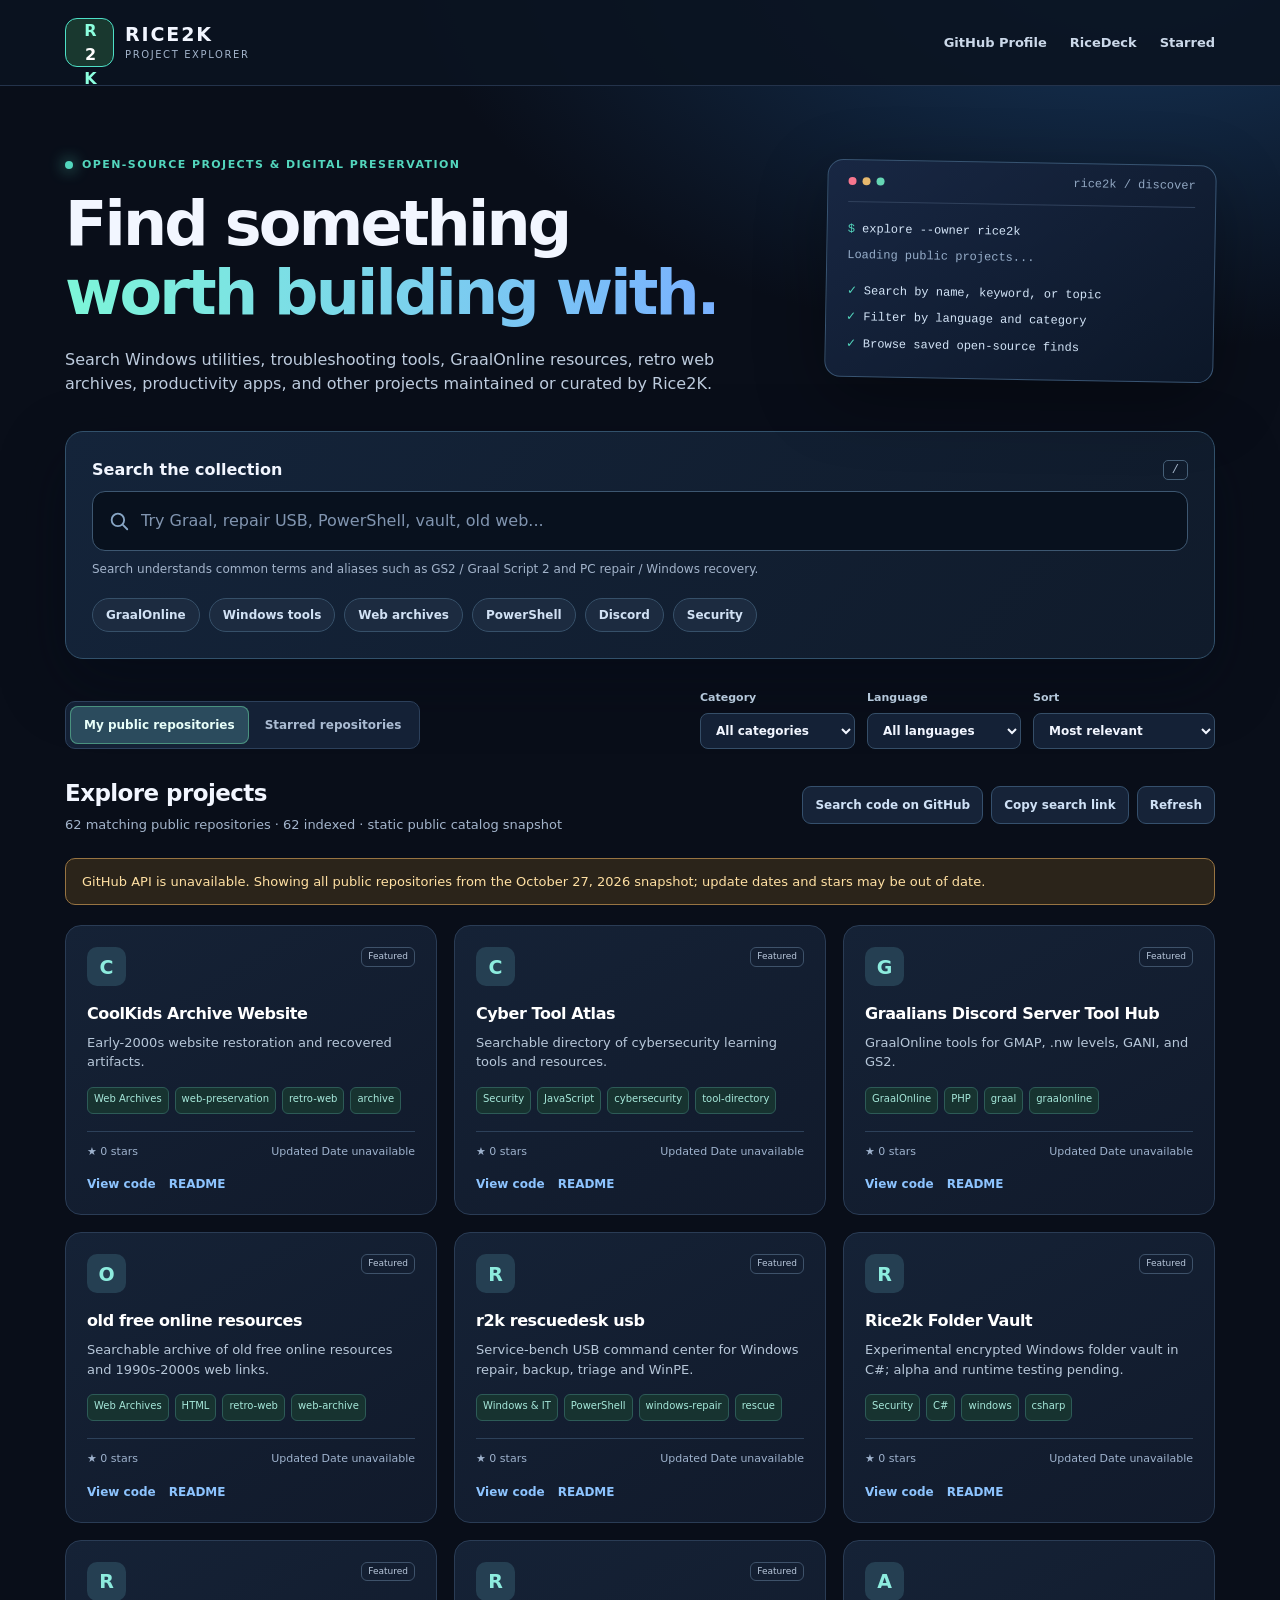
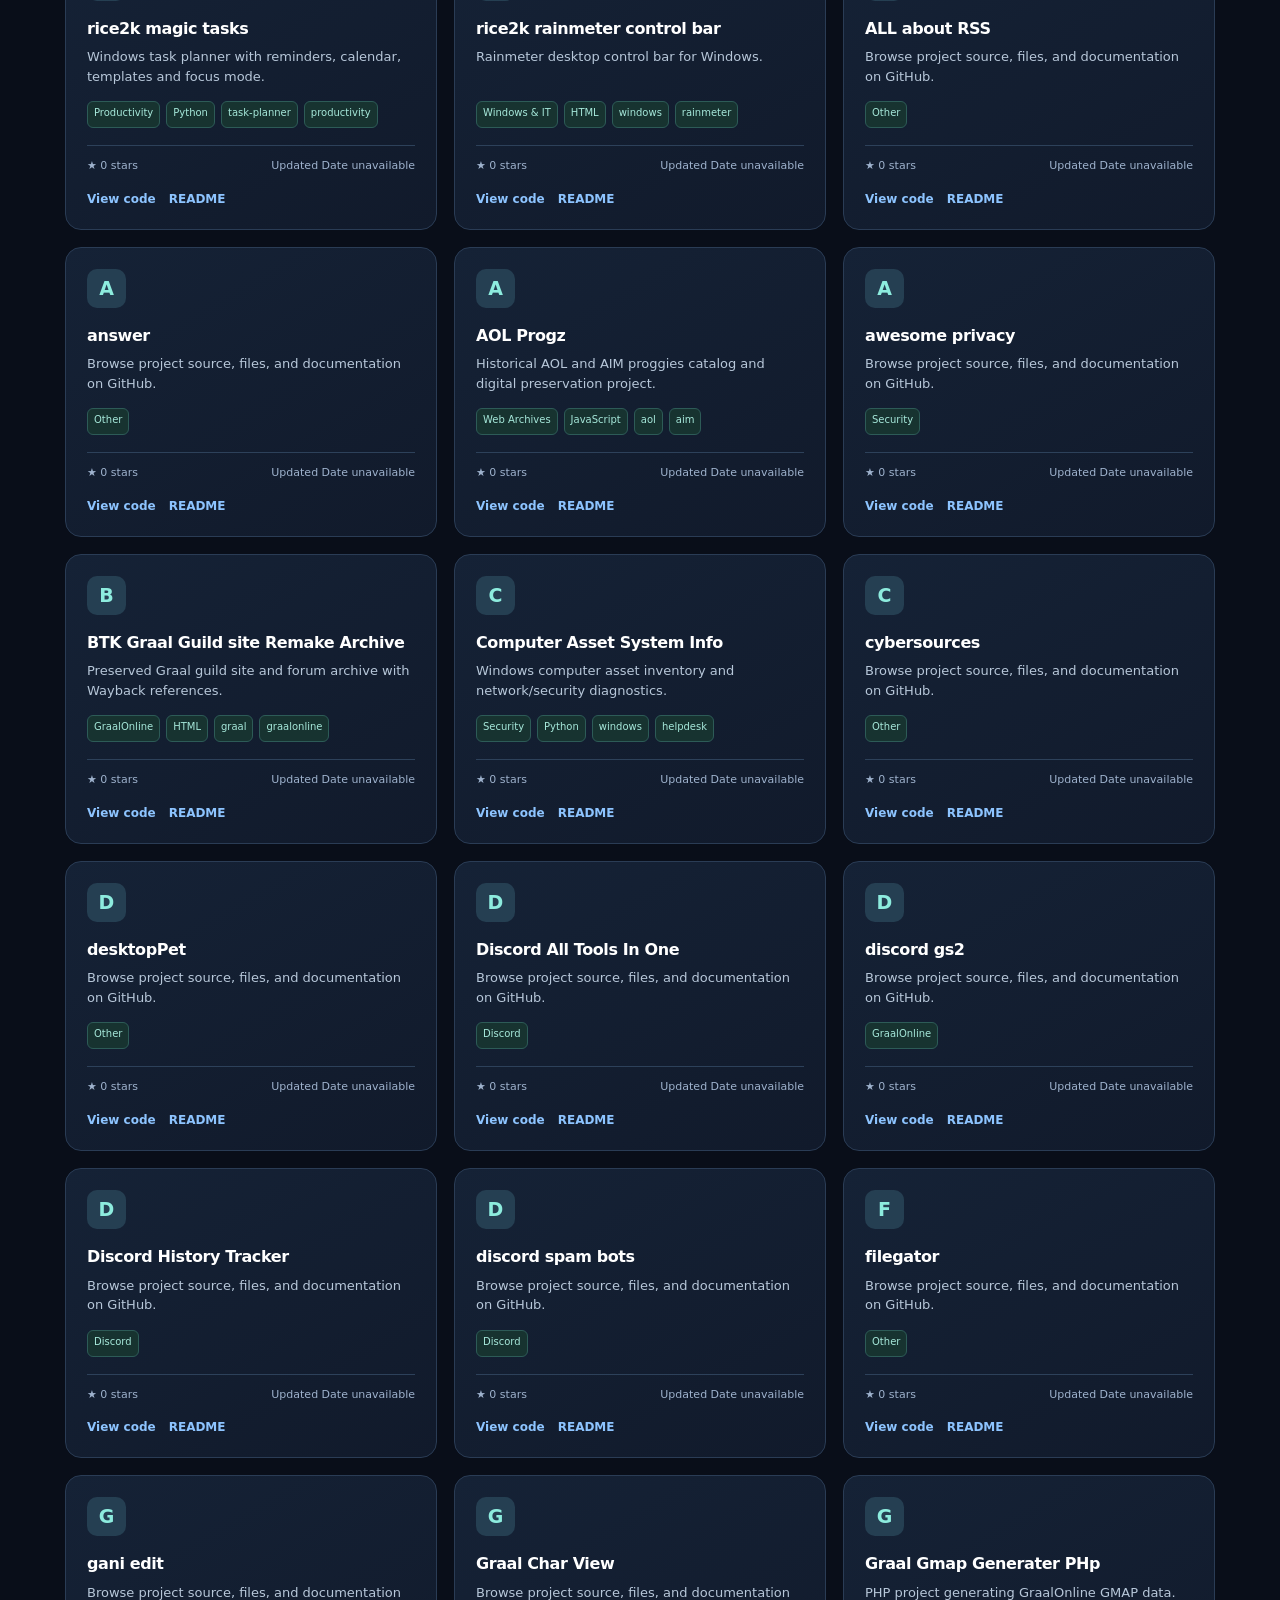
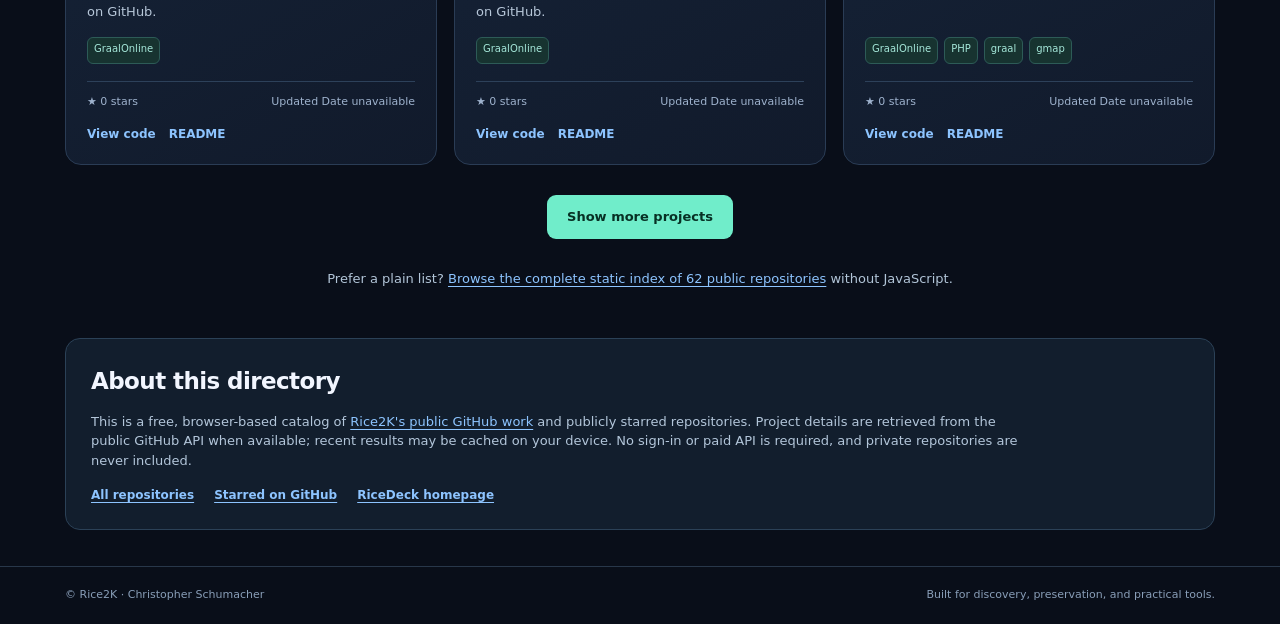
<file: projects/index.html>
<!DOCTYPE html>
<html lang="en">
<head>
  <meta charset="utf-8">
  <meta name="viewport" content="width=device-width, initial-scale=1">
  <meta name="theme-color" content="#0b1220">
  <meta name="robots" content="index,follow,max-image-preview:large">
  <title>Rice2K Project Explorer | Search GitHub Projects, Windows Tools & Graal Archives</title>
  <meta name="description" content="Search public Rice2K GitHub repositories: Windows repair utilities, PowerShell and Python tools, GraalOnline development resources, retro website archives, dashboards, and open-source projects.">
  <meta name="keywords" content="Rice2K, Christopher Schumacher, GitHub projects, Windows repair tools, PowerShell, GraalOnline, GS2, web preservation, free utilities, Graalians, retro web, archives">
  <link rel="canonical" href="https://rice2k.github.io/rice2k-startdeck/projects/">
  <meta property="og:type" content="website">
  <meta property="og:title" content="Rice2K Project Explorer">
  <meta property="og:description" content="One place to browse and search Rice2K's public GitHub projects and favorite open-source tools.">
  <meta property="og:url" content="https://rice2k.github.io/rice2k-startdeck/projects/">
  <link rel="stylesheet" href="./styles.css">
  <script src="./app.js" defer></script>
</head>
<body>
  <a href="#results" class="skip-link">Skip to project results</a>
  <header class="site-header">
    <div class="layout header-inner">
      <a class="brand" href="https://github.com/rice2k" aria-label="Rice2K GitHub profile">
        <span class="brand-mark" aria-hidden="true">R<span>2</span>K</span>
        <span><strong>RICE2K</strong><small>PROJECT EXPLORER</small></span>
      </a>
      <nav aria-label="Main navigation">
        <a href="https://github.com/rice2k">GitHub Profile</a>
        <a href="../">RiceDeck</a>
        <a href="https://github.com/stars/rice2k">Starred</a>
      </nav>
    </div>
  </header>

  <main class="layout">
    <section class="hero" aria-labelledby="hero-title">
      <div class="hero-copy">
        <p class="eyebrow"><span class="pulse" aria-hidden="true"></span> OPEN-SOURCE PROJECTS & DIGITAL PRESERVATION</p>
        <h1 id="hero-title">Find something <span>worth building with.</span></h1>
        <p class="lead">Search Windows utilities, troubleshooting tools, GraalOnline resources, retro web archives, productivity apps, and other projects maintained or curated by Rice2K.</p>
      </div>
      <div class="hero-terminal" aria-hidden="true">
        <div class="terminal-top"><i></i><i></i><i></i><span>rice2k / discover</span></div>
        <p><span>$</span> explore --owner rice2k</p>
        <p class="terminal-muted">Loading public projects...</p>
        <p><span>✓</span> Search by name, keyword, or topic</p>
        <p><span>✓</span> Filter by language and category</p>
        <p><span>✓</span> Browse saved open-source finds</p>
      </div>
    </section>

    <section class="search-panel" aria-label="Find projects">
      <div class="search-label-row">
        <label for="search">Search the collection</label>
        <kbd>/</kbd>
      </div>
      <div class="search-box">
        <svg viewBox="0 0 24 24" fill="none" stroke="currentColor" aria-hidden="true"><circle cx="10.8" cy="10.8" r="6.8" stroke-width="2"/><path d="m16 16 5 5" stroke-width="2" stroke-linecap="round"/></svg>
        <input id="search" type="search" placeholder="Try Graal, repair USB, PowerShell, vault, old web..." autocomplete="off" aria-describedby="search-help">
        <button id="clear-search" type="button" class="clear-button" hidden>Clear</button>
      </div>
      <p id="search-help" class="muted search-help">Search understands common terms and aliases such as GS2 / Graal Script 2 and PC repair / Windows recovery.</p>

      <div class="quick-links" aria-label="Suggested searches">
        <button type="button" data-quick="Graal">GraalOnline</button>
        <button type="button" data-quick="Windows">Windows tools</button>
        <button type="button" data-quick="archive">Web archives</button>
        <button type="button" data-quick="PowerShell">PowerShell</button>
        <button type="button" data-quick="Discord">Discord</button>
        <button type="button" data-quick="security">Security</button>
      </div>
    </section>

    <section class="toolbar" aria-label="Browse controls">
      <div class="scope-switch" role="group" aria-label="Repository collection">
        <button type="button" data-scope="owned" class="active" aria-pressed="true">My public repositories</button>
        <button type="button" data-scope="starred" aria-pressed="false">Starred repositories</button>
      </div>
      <div class="filters">
        <label>Category <select id="category"><option value="all">All categories</option></select></label>
        <label>Language <select id="language"><option value="all">All languages</option></select></label>
        <label>Sort <select id="sort">
          <option value="relevance">Most relevant</option>
          <option value="updated">Recently updated</option>
          <option value="stars">Most starred</option>
          <option value="az">Name A–Z</option>
        </select></label>
      </div>
    </section>

    <section id="results" aria-labelledby="result-title">
      <div class="results-heading">
        <div>
          <h2 id="result-title">Explore projects</h2>
          <p class="muted" id="results-summary" role="status" aria-live="polite">Loading public GitHub repositories...</p>
        </div>
        <div class="results-actions">
          <a id="code-search" class="secondary-button" href="https://github.com/search?q=user%3Arice2k&amp;type=code" target="_blank" rel="noopener noreferrer">Search code on GitHub</a>
          <button id="copy-link" class="secondary-button" type="button">Copy search link</button>
          <button id="refresh" class="secondary-button" type="button">Refresh</button>
        </div>
      </div>
      <div id="warning" class="notice" role="alert" hidden></div>
      <div id="project-grid" class="project-grid" aria-live="off"></div>
      <div id="empty" class="empty-state" hidden>
        <h3>No matching projects</h3>
        <p>Try fewer filters or another keyword. Only publicly accessible repositories appear.</p>
        <button type="button" id="reset">Reset search</button>
      </div>
      <div class="load-more-wrap"><button id="load-more" class="primary-button" type="button" hidden>Show more projects</button></div>
    </section>

    <p class="static-index-link">Prefer a plain list? <a href="./all-projects.html">Browse the complete static index of 62 public repositories</a> without JavaScript.</p>
    <section class="footer-panel" aria-labelledby="about-title">
      <h2 id="about-title">About this directory</h2>
      <p>This is a free, browser-based catalog of <a href="https://github.com/rice2k">Rice2K's public GitHub work</a> and publicly starred repositories. Project details are retrieved from the public GitHub API when available; recent results may be cached on your device. No sign-in or paid API is required, and private repositories are never included.</p>
      <div class="footer-links"><a href="https://github.com/rice2k?tab=repositories">All repositories</a><a href="https://github.com/rice2k?tab=stars">Starred on GitHub</a><a href="../">RiceDeck homepage</a></div>
    </section>
  </main>
  <footer class="site-footer"><div class="layout"><span>© Rice2K · Christopher Schumacher</span><span>Built for discovery, preservation, and practical tools.</span></div></footer>
  <noscript><div class="no-script">JavaScript is needed for live filtering. <a href="https://github.com/rice2k?tab=repositories">Browse public GitHub repositories instead.</a></div></noscript>
</body>
</html>
</file>
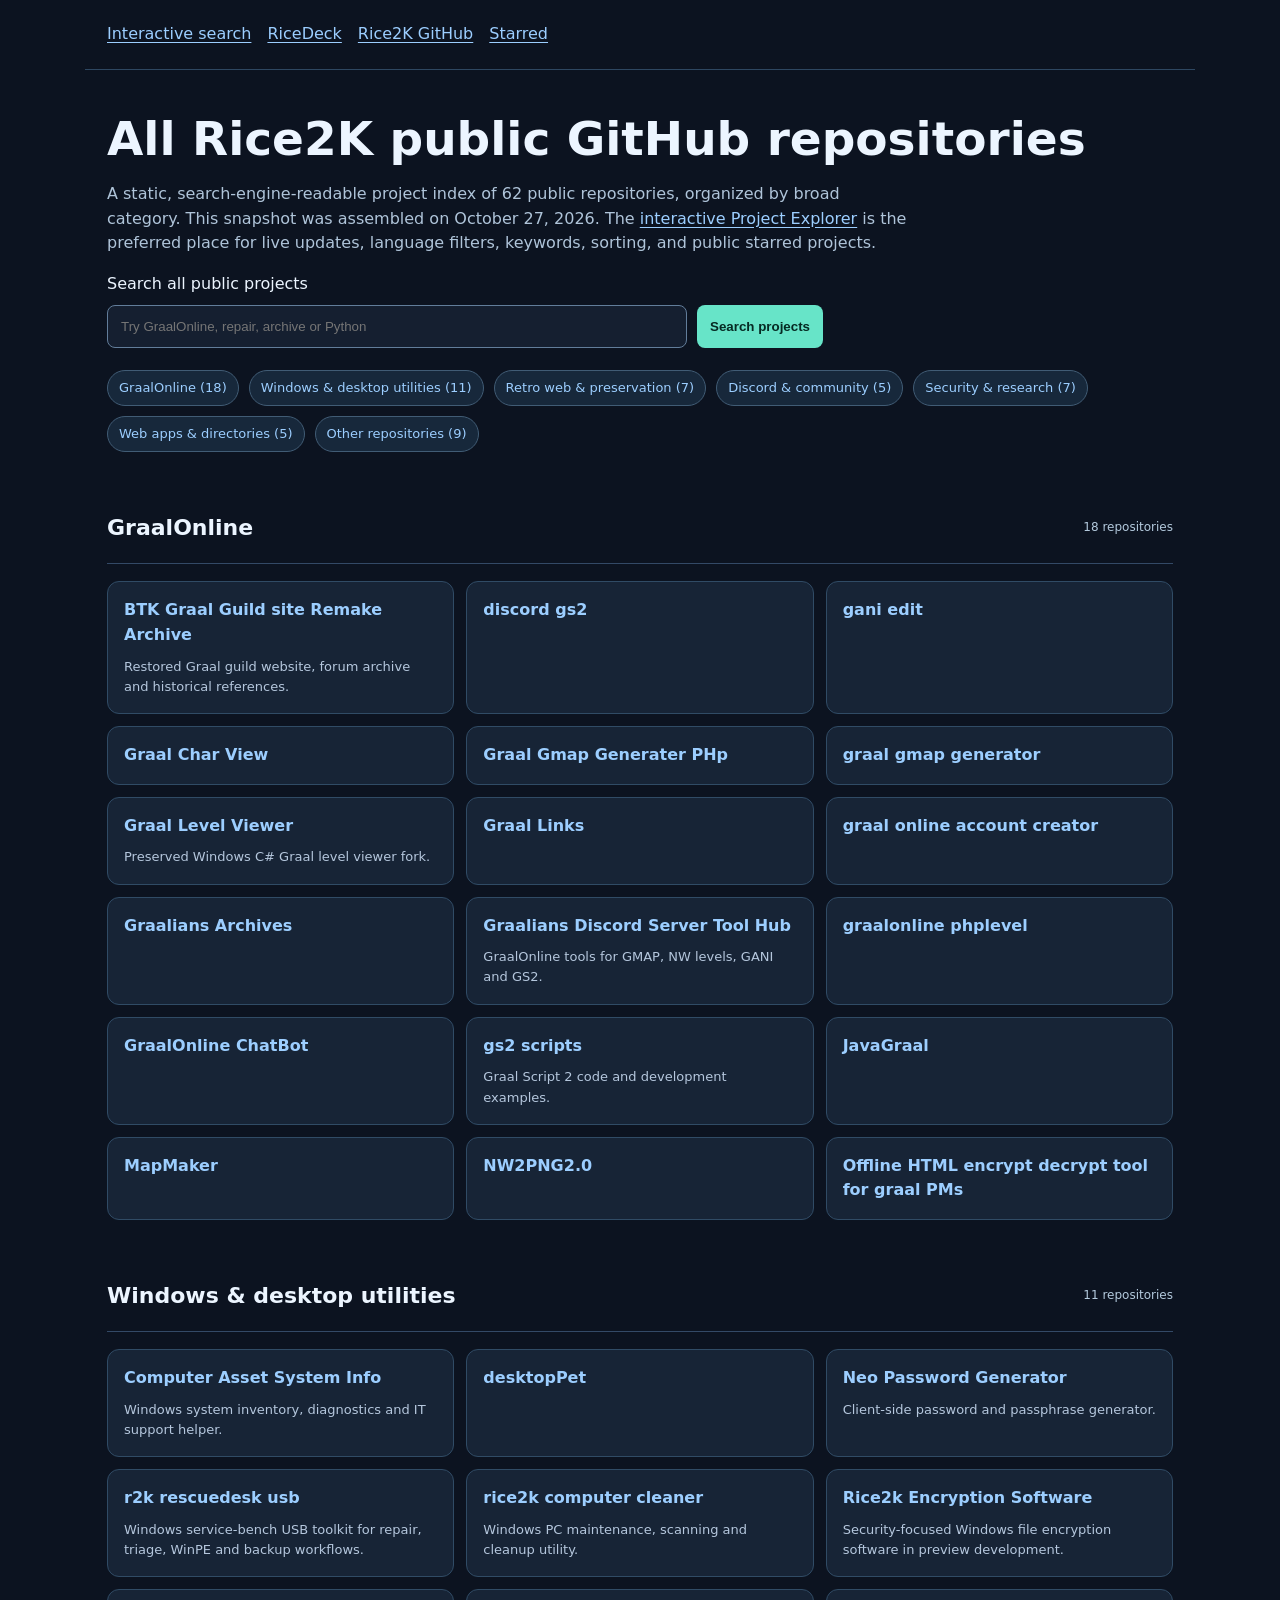
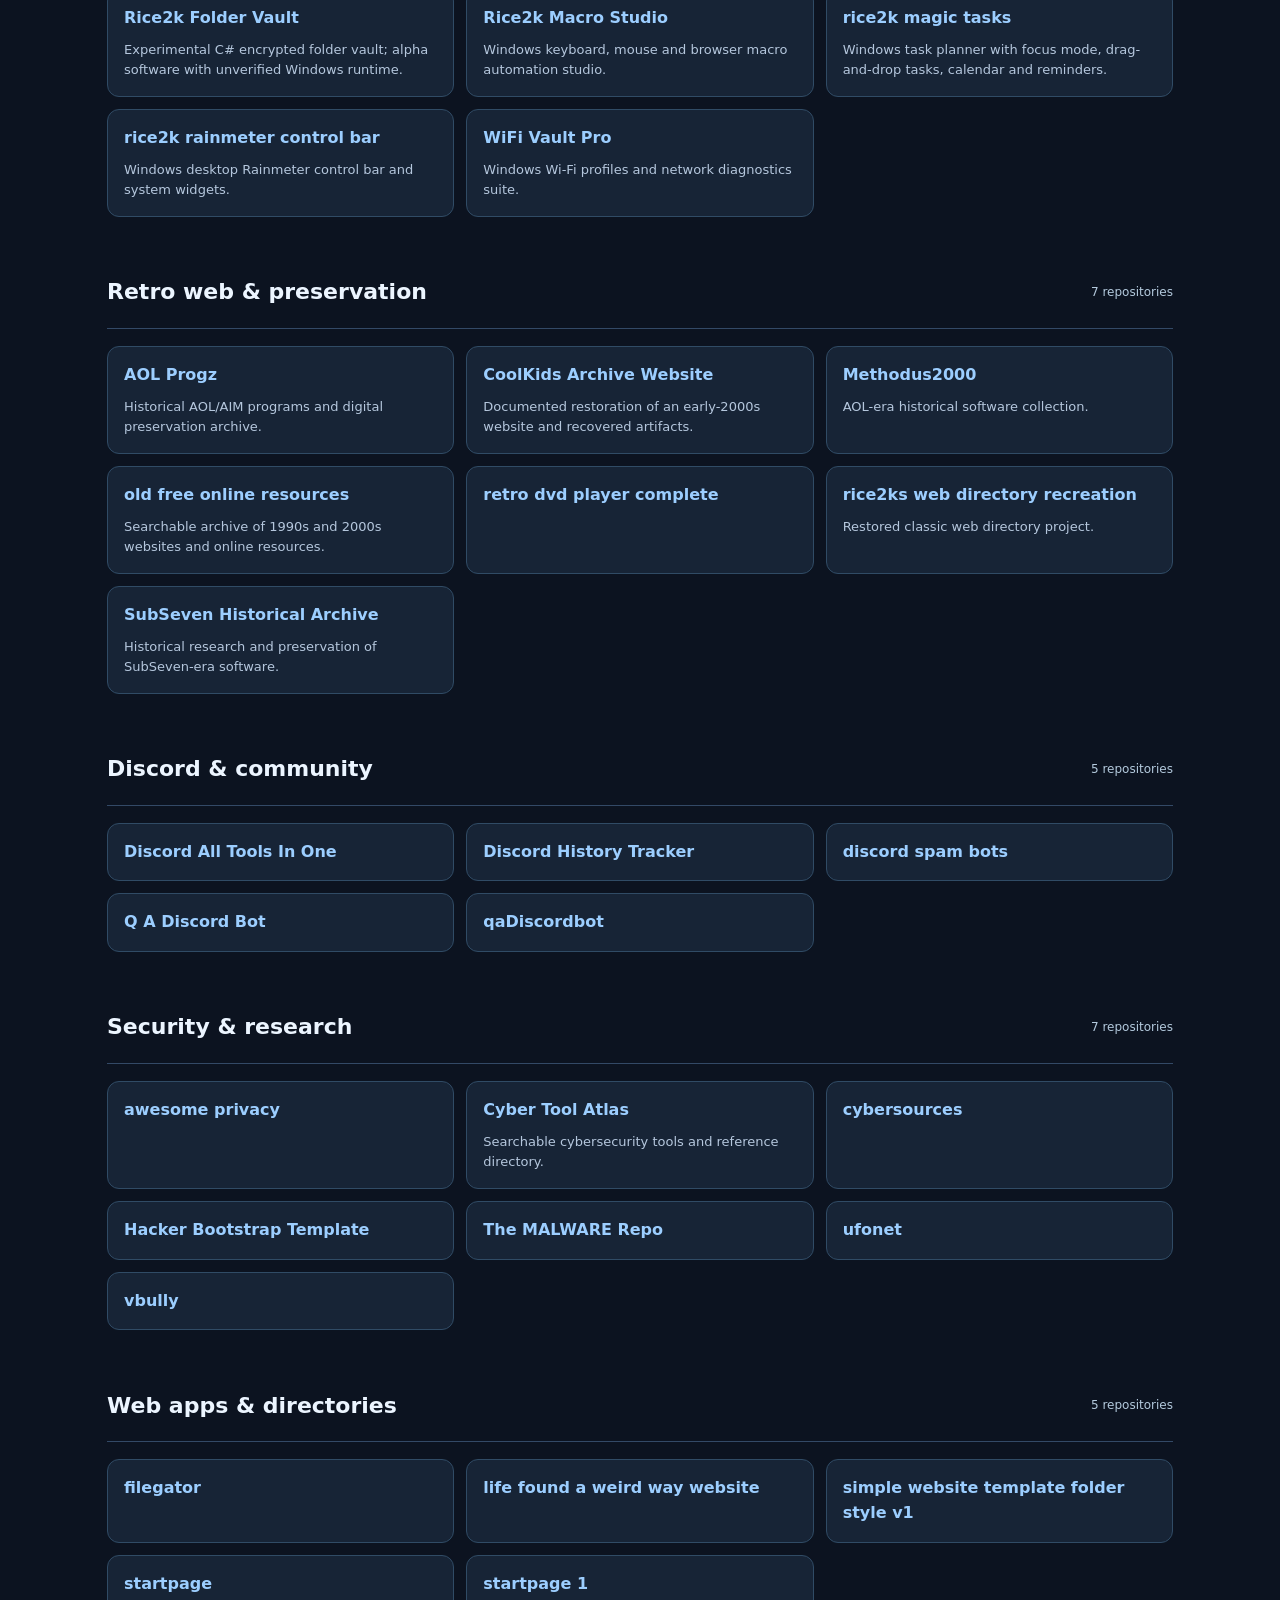
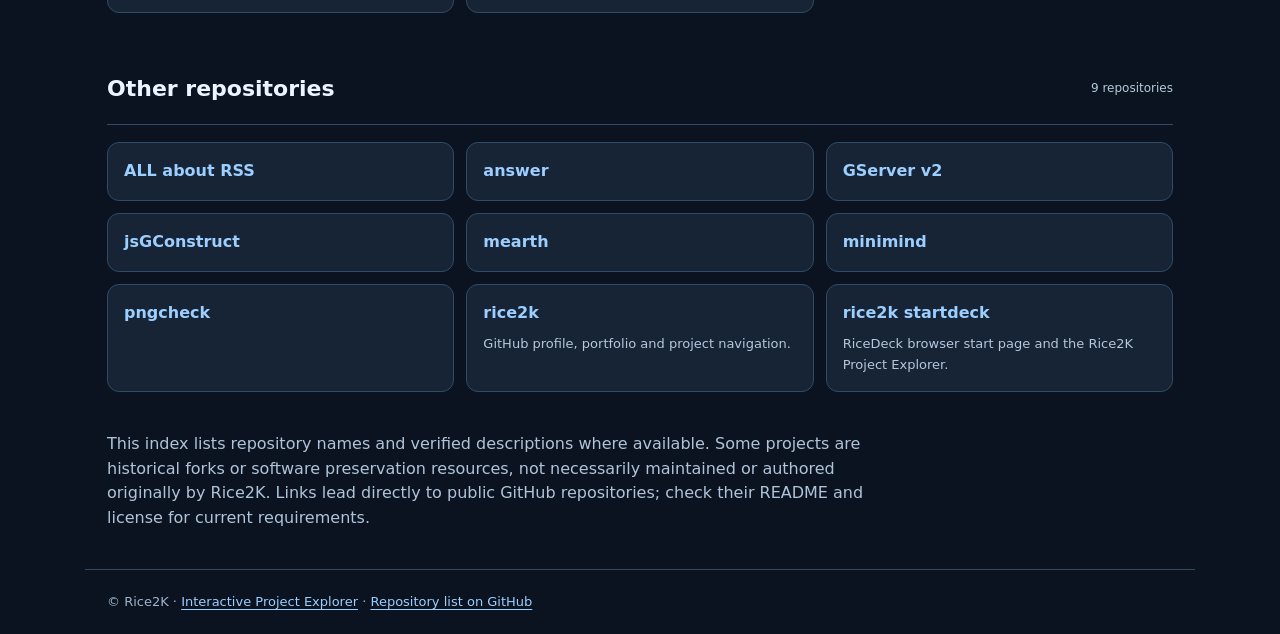
<file: projects/all-projects.html>
<!doctype html>
<html lang="en">
<head>
<meta charset="utf-8"><meta name="viewport" content="width=device-width, initial-scale=1">
<title>All 62 Rice2K Public GitHub Repositories | Static Project Directory</title>
<meta name="description" content="Browse a static alphabetical list of 62 publicly accessible Rice2K GitHub repositories: Windows utilities, GraalOnline development tools, old web preservation, Discord projects, and more.">
<meta name="robots" content="index,follow">
<link rel="canonical" href="https://rice2k.github.io/rice2k-startdeck/projects/all-projects.html">
<style>
:root{color-scheme:dark;font:16px/1.55 system-ui,-apple-system,"Segoe UI",sans-serif;background:#0c1320;color:#ecf5ff}
*{box-sizing:border-box}
body{margin:0}a{color:#9cceff;text-underline-offset:3px}a:hover{color:#fff}a:focus-visible{outline:3px solid #ffe08a;outline-offset:3px}
main,header,footer{max-width:1110px;margin:auto;padding:22px}
header{border-bottom:1px solid #2e4761}
h1{font-size:clamp(28px,4vw,47px);line-height:1.15;margin:20px 0 15px}
.lead{max-width:800px;color:#afc4d9}.nav{display:flex;gap:16px;flex-wrap:wrap}
input{border:1px solid #627d9a;border-radius:8px;padding:13px;background:#151f30;color:#fff;min-width:240px;width:min(580px,65vw)}
button{border:0;border-radius:8px;padding:13px;background:#67e4c8;color:#062a23;font-weight:800;cursor:pointer}
.categories{display:flex;gap:10px;flex-wrap:wrap;margin:22px 0}
.categories a{border:1px solid #415c75;border-radius:18px;padding:7px 11px;text-decoration:none;font-size:13px;background:#17283b}
section{margin:40px 0}.section-title{display:flex;gap:12px;align-items:center;justify-content:space-between;border-bottom:1px solid #334966}
.section-title h2{font-size:22px}.section-title span{font-size:12px;color:#b4cadd;white-space:nowrap}
.repo-list{list-style:none;margin:17px 0;padding:0;display:grid;grid-template-columns:repeat(auto-fit,minmax(260px,1fr));gap:12px}
.repo-list li{border:1px solid #304b65;border-radius:12px;background:#172436;padding:16px;overflow-wrap:anywhere}
.repo-list li>a{font-weight:800;text-decoration:none}.repo-list li p{font-size:13px;color:#b5c7dd;margin:9px 0 0}
footer{border-top:1px solid #2e4761;color:#9db4ca;font-size:13px}
@media(max-width:620px){input{width:100%;min-width:0}button{width:100%}}
</style>
</head>
<body>
<header><div class="nav"><a href="./">Interactive search</a><a href="../">RiceDeck</a><a href="https://github.com/rice2k">Rice2K GitHub</a><a href="https://github.com/stars/rice2k">Starred</a></div></header>
<main>
<h1>All Rice2K public GitHub repositories</h1>
<p class="lead">A static, search-engine-readable project index of 62 public repositories, organized by broad category. This snapshot was assembled on October 27, 2026. The <a href="./">interactive Project Explorer</a> is the preferred place for live updates, language filters, keywords, sorting, and public starred projects.</p>
<form action="./" method="get"><label for="q">Search all public projects</label><div style="margin-top:8px;display:flex;flex-wrap:wrap;gap:10px"><input type="search" name="q" id="q" placeholder="Try GraalOnline, repair, archive or Python"><button type="submit">Search projects</button></div></form>
<nav class="categories" aria-label="Jump to category"><a href="#section-1">GraalOnline (18)</a><a href="#section-2">Windows &amp; desktop utilities (11)</a><a href="#section-3">Retro web &amp; preservation (7)</a><a href="#section-4">Discord &amp; community (5)</a><a href="#section-5">Security &amp; research (7)</a><a href="#section-6">Web apps &amp; directories (5)</a><a href="#section-7">Other repositories (9)</a></nav>
<section id="section-1" aria-labelledby="cat-1"><div class="section-title"><h2 id="cat-1">GraalOnline</h2><span>18 repositories</span></div><ul class="repo-list"><li><a href="https://github.com/rice2k/BTK-Graal-Guild-site-Remake-Archive">BTK Graal Guild site Remake Archive</a><p>Restored Graal guild website, forum archive and historical references.</p></li>
<li><a href="https://github.com/rice2k/discord-gs2">discord gs2</a></li>
<li><a href="https://github.com/rice2k/gani-edit">gani edit</a></li>
<li><a href="https://github.com/rice2k/Graal-Char-View">Graal Char View</a></li>
<li><a href="https://github.com/rice2k/Graal-Gmap-Generater-PHp">Graal Gmap Generater PHp</a></li>
<li><a href="https://github.com/rice2k/graal-gmap-generator">graal gmap generator</a></li>
<li><a href="https://github.com/rice2k/Graal-Level-Viewer">Graal Level Viewer</a><p>Preserved Windows C# Graal level viewer fork.</p></li>
<li><a href="https://github.com/rice2k/Graal-Links">Graal Links</a></li>
<li><a href="https://github.com/rice2k/graal-online-account-creator">graal online account creator</a></li>
<li><a href="https://github.com/rice2k/Graalians-Archives">Graalians Archives</a></li>
<li><a href="https://github.com/rice2k/Graalians-Discord-Server-Tool-Hub">Graalians Discord Server Tool Hub</a><p>GraalOnline tools for GMAP, NW levels, GANI and GS2.</p></li>
<li><a href="https://github.com/rice2k/graalonline_phplevel">graalonline phplevel</a></li>
<li><a href="https://github.com/rice2k/GraalOnline-ChatBot">GraalOnline ChatBot</a></li>
<li><a href="https://github.com/rice2k/gs2-scripts">gs2 scripts</a><p>Graal Script 2 code and development examples.</p></li>
<li><a href="https://github.com/rice2k/JavaGraal">JavaGraal</a></li>
<li><a href="https://github.com/rice2k/MapMaker">MapMaker</a></li>
<li><a href="https://github.com/rice2k/NW2PNG2.0">NW2PNG2.0</a></li>
<li><a href="https://github.com/rice2k/Offline-HTML-encrypt-decrypt-tool-for-graal-PMs">Offline HTML encrypt decrypt tool for graal PMs</a></li></ul></section>
<section id="section-2" aria-labelledby="cat-2"><div class="section-title"><h2 id="cat-2">Windows &amp; desktop utilities</h2><span>11 repositories</span></div><ul class="repo-list"><li><a href="https://github.com/rice2k/Computer-Asset-System-Info">Computer Asset System Info</a><p>Windows system inventory, diagnostics and IT support helper.</p></li>
<li><a href="https://github.com/rice2k/desktopPet">desktopPet</a></li>
<li><a href="https://github.com/rice2k/Neo-Password-Generator-">Neo Password Generator </a><p>Client-side password and passphrase generator.</p></li>
<li><a href="https://github.com/rice2k/r2k-rescuedesk-usb">r2k rescuedesk usb</a><p>Windows service-bench USB toolkit for repair, triage, WinPE and backup workflows.</p></li>
<li><a href="https://github.com/rice2k/rice2k-computer-cleaner">rice2k computer cleaner</a><p>Windows PC maintenance, scanning and cleanup utility.</p></li>
<li><a href="https://github.com/rice2k/Rice2k-Encryption-Software">Rice2k Encryption Software</a><p>Security-focused Windows file encryption software in preview development.</p></li>
<li><a href="https://github.com/rice2k/Rice2k-Folder-Vault">Rice2k Folder Vault</a><p>Experimental C# encrypted folder vault; alpha software with unverified Windows runtime.</p></li>
<li><a href="https://github.com/rice2k/Rice2k-Macro-Studio">Rice2k Macro Studio</a><p>Windows keyboard, mouse and browser macro automation studio.</p></li>
<li><a href="https://github.com/rice2k/rice2k-magic-tasks">rice2k magic tasks</a><p>Windows task planner with focus mode, drag-and-drop tasks, calendar and reminders.</p></li>
<li><a href="https://github.com/rice2k/rice2k-rainmeter-control-bar">rice2k rainmeter control bar</a><p>Windows desktop Rainmeter control bar and system widgets.</p></li>
<li><a href="https://github.com/rice2k/WiFi-Vault-Pro">WiFi Vault Pro</a><p>Windows Wi-Fi profiles and network diagnostics suite.</p></li></ul></section>
<section id="section-3" aria-labelledby="cat-3"><div class="section-title"><h2 id="cat-3">Retro web &amp; preservation</h2><span>7 repositories</span></div><ul class="repo-list"><li><a href="https://github.com/rice2k/AOL-Progz">AOL Progz</a><p>Historical AOL/AIM programs and digital preservation archive.</p></li>
<li><a href="https://github.com/rice2k/CoolKids-Archive-Website">CoolKids Archive Website</a><p>Documented restoration of an early-2000s website and recovered artifacts.</p></li>
<li><a href="https://github.com/rice2k/Methodus2000">Methodus2000</a><p>AOL-era historical software collection.</p></li>
<li><a href="https://github.com/rice2k/old-free-online-resources">old free online resources</a><p>Searchable archive of 1990s and 2000s websites and online resources.</p></li>
<li><a href="https://github.com/rice2k/retro-dvd-player-complete">retro dvd player complete</a></li>
<li><a href="https://github.com/rice2k/rice2ks-web-directory-recreation">rice2ks web directory recreation</a><p>Restored classic web directory project.</p></li>
<li><a href="https://github.com/rice2k/SubSeven-Historical-Archive">SubSeven Historical Archive</a><p>Historical research and preservation of SubSeven-era software.</p></li></ul></section>
<section id="section-4" aria-labelledby="cat-4"><div class="section-title"><h2 id="cat-4">Discord &amp; community</h2><span>5 repositories</span></div><ul class="repo-list"><li><a href="https://github.com/rice2k/Discord-All-Tools-In-One">Discord All Tools In One</a></li>
<li><a href="https://github.com/rice2k/Discord-History-Tracker">Discord History Tracker</a></li>
<li><a href="https://github.com/rice2k/discord-spam-bots">discord spam bots</a></li>
<li><a href="https://github.com/rice2k/Q-A-Discord-Bot">Q A Discord Bot</a></li>
<li><a href="https://github.com/rice2k/qaDiscordbot">qaDiscordbot</a></li></ul></section>
<section id="section-5" aria-labelledby="cat-5"><div class="section-title"><h2 id="cat-5">Security &amp; research</h2><span>7 repositories</span></div><ul class="repo-list"><li><a href="https://github.com/rice2k/awesome-privacy">awesome privacy</a></li>
<li><a href="https://github.com/rice2k/Cyber-Tool-Atlas">Cyber Tool Atlas</a><p>Searchable cybersecurity tools and reference directory.</p></li>
<li><a href="https://github.com/rice2k/cybersources">cybersources</a></li>
<li><a href="https://github.com/rice2k/Hacker-Bootstrap-Template">Hacker Bootstrap Template</a></li>
<li><a href="https://github.com/rice2k/The-MALWARE-Repo">The MALWARE Repo</a></li>
<li><a href="https://github.com/rice2k/ufonet">ufonet</a></li>
<li><a href="https://github.com/rice2k/vbully">vbully</a></li></ul></section>
<section id="section-6" aria-labelledby="cat-6"><div class="section-title"><h2 id="cat-6">Web apps &amp; directories</h2><span>5 repositories</span></div><ul class="repo-list"><li><a href="https://github.com/rice2k/filegator">filegator</a></li>
<li><a href="https://github.com/rice2k/life-found-a-weird-way-website">life found a weird way website</a></li>
<li><a href="https://github.com/rice2k/simple-website-template-folder-style-v1">simple website template folder style v1</a></li>
<li><a href="https://github.com/rice2k/startpage">startpage</a></li>
<li><a href="https://github.com/rice2k/startpage-1">startpage 1</a></li></ul></section>
<section id="section-7" aria-labelledby="cat-7"><div class="section-title"><h2 id="cat-7">Other repositories</h2><span>9 repositories</span></div><ul class="repo-list"><li><a href="https://github.com/rice2k/ALL-about-RSS">ALL about RSS</a></li>
<li><a href="https://github.com/rice2k/answer">answer</a></li>
<li><a href="https://github.com/rice2k/GServer-v2">GServer v2</a></li>
<li><a href="https://github.com/rice2k/jsGConstruct">jsGConstruct</a></li>
<li><a href="https://github.com/rice2k/mearth">mearth</a></li>
<li><a href="https://github.com/rice2k/minimind">minimind</a></li>
<li><a href="https://github.com/rice2k/pngcheck">pngcheck</a></li>
<li><a href="https://github.com/rice2k/rice2k">rice2k</a><p>GitHub profile, portfolio and project navigation.</p></li>
<li><a href="https://github.com/rice2k/rice2k-startdeck">rice2k startdeck</a><p>RiceDeck browser start page and the Rice2K Project Explorer.</p></li></ul></section>
<p class="lead">This index lists repository names and verified descriptions where available. Some projects are historical forks or software preservation resources, not necessarily maintained or authored originally by Rice2K. Links lead directly to public GitHub repositories; check their README and license for current requirements.</p>
</main>
<footer>© Rice2K · <a href="./">Interactive Project Explorer</a> · <a href="https://github.com/rice2k?tab=repositories">Repository list on GitHub</a></footer>
</body></html>
</file>
<file: projects/styles.css>
/* Rice2K Project Explorer — accessible, responsive, no external dependencies */
:root{color-scheme:dark;--bg:#090e19;--panel:#121c2d;--panel-hi:#17243a;--line:#293a53;--text:#f2f6ff;--muted:#a3b4cb;--accent:#53d6bd;--accent2:#6eacff;--focus:#f8d76f;--radius:18px;font-family:Inter,ui-sans-serif,system-ui,-apple-system,BlinkMacSystemFont,"Segoe UI",sans-serif}
*{box-sizing:border-box}
html{scroll-behavior:smooth}
body{margin:0;background:radial-gradient(ellipse 70% 500px at 88% -50px,#17375c 0,transparent 80%),var(--bg);color:var(--text);line-height:1.5}
button,input,select{font:inherit}
button{cursor:pointer}
button:disabled{opacity:.5;cursor:not-allowed}
a{color:#8dc4ff;text-underline-offset:3px}
a:hover{color:#c3e0ff}
:focus-visible{outline:3px solid var(--focus);outline-offset:3px}
[hidden]{display:none!important}
.layout{max-width:1200px;padding:0 25px;margin:0 auto}
.skip-link{position:absolute;top:-100px;left:15px;z-index:100;padding:12px;background:#fff;color:#000}
.skip-link:focus{top:10px}
.site-header{border-bottom:1px solid #24334b;background:#0b1321e6}
.header-inner{min-height:85px;display:flex;align-items:center;justify-content:space-between;gap:30px}
.brand{display:flex;gap:11px;align-items:center;text-decoration:none;color:var(--text)}
.brand-mark{font-weight:900;letter-spacing:-2px;display:grid;place-items:center;width:49px;height:49px;border:1px solid #4de0c7;border-radius:12px;background:#19382f;color:#8cffdf}
.brand-mark span{color:#fff}
.brand strong{display:block;font-size:19px;letter-spacing:.1em;line-height:1.25}
.brand small{display:block;color:var(--muted);font-size:10px;letter-spacing:.16em}
nav{display:flex;flex-wrap:wrap;gap:23px}
nav a{font-size:13px;color:#cbd8e9;text-decoration:none;font-weight:650}
nav a:hover{color:var(--accent)}
.hero{display:grid;grid-template-columns:minmax(0,1.3fr) minmax(260px,.7fr);align-items:center;gap:38px;padding:60px 0 35px}
.eyebrow{font-size:11px;font-weight:850;letter-spacing:.13em;color:var(--accent);display:flex;align-items:center;gap:9px}
.pulse{display:inline-block;width:8px;height:8px;border-radius:100%;background:var(--accent);box-shadow:0 0 15px var(--accent)}
h1{font-size:clamp(34px,5vw,62px);line-height:1.12;margin:15px 0 21px;letter-spacing:-.045em;max-width:660px}
h1 span{background:linear-gradient(90deg,#7df6d8,#79b1ff);-webkit-background-clip:text;background-clip:text;color:transparent}
.lead{font-size:16px;color:#bdcbdd;max-width:680px;margin:0}
.hero-terminal{border:1px solid #385472;background:linear-gradient(145deg,#182743,#0c1728);padding:0 20px 16px;border-radius:16px;box-shadow:0 20px 70px #0005;transform:rotate(1deg);font:12px/1.7 ui-monospace,SFMono-Regular,Consolas,monospace}
.terminal-top{height:42px;border-bottom:1px solid #30415c;display:flex;gap:6px;align-items:center;margin-bottom:17px;color:#91a7c2}
.terminal-top i{width:8px;height:8px;border-radius:50%;background:#f7768e}
.terminal-top i:nth-child(2){background:#e6b86d}
.terminal-top i:nth-child(3){background:#65d6b4}
.terminal-top span{margin-left:auto}
.hero-terminal p{margin:6px 0;color:#d4e5f8}
.hero-terminal p span{color:var(--accent)}
.hero-terminal .terminal-muted{color:#97aeca;margin-bottom:15px}
.search-panel{border:1px solid #32516b;background:linear-gradient(130deg,#14243a,#101b2b);border-radius:var(--radius);padding:26px;box-shadow:0 24px 65px #01091666}
.search-label-row{display:flex;align-items:center;justify-content:space-between;margin-bottom:9px;font-weight:750}
kbd{font:12px ui-monospace,monospace;border:1px solid #466078;border-radius:5px;padding:2px 8px;color:#a7b8cd}
.search-box{display:flex;align-items:center;gap:11px;background:#08111e;border:1px solid #3d5771;border-radius:13px;padding:5px 11px 5px 15px}
.search-box:focus-within{border-color:var(--accent);box-shadow:0 0 0 2px #4be3bd22}
.search-box svg{width:22px;height:22px;color:#88a6c5;flex-shrink:0}
.search-box input{width:100%;padding:12px 0;border:0;outline:0;background:transparent;color:var(--text);min-width:0}
.search-box input::placeholder{color:#8195b0}
.clear-button{background:none;border:0;color:#9fd6f0;padding:9px}
.muted{color:var(--muted)}
.search-help{font-size:12px;margin:9px 0 0}
.quick-links{display:flex;gap:9px;flex-wrap:wrap;margin-top:20px}
.quick-links button{border:1px solid #365069;border-radius:100px;padding:7px 13px;background:#1c2b40;color:#d1e1f4;font-size:12px;font-weight:600}
.quick-links button:hover{border-color:var(--accent);color:#fff}
.toolbar{display:flex;gap:20px;align-items:end;justify-content:space-between;padding:31px 0 16px;flex-wrap:wrap}
.scope-switch{display:flex;background:#142136;border:1px solid #2c405b;border-radius:10px;padding:4px;gap:2px}
.scope-switch button{border:0;background:none;color:#aabbd2;border-radius:8px;padding:10px 14px;font-size:12px;font-weight:700}
.scope-switch button.active{background:#2b4b5d;color:#e8fff9;box-shadow:inset 0 0 0 1px #4a927f}
.filters{display:flex;align-items:end;gap:12px;flex-wrap:wrap}
.filters label{display:flex;gap:6px;flex-direction:column;color:#b5c8db;font-size:11px;font-weight:750}
.filters select{background:#142136;border:1px solid #354e68;color:var(--text);border-radius:8px;padding:9px 29px 9px 11px;font-size:12px;max-width:220px}
.results-heading{display:flex;align-items:center;justify-content:space-between;gap:16px;flex-wrap:wrap;margin:11px 0 23px}
.results-heading h2,.footer-panel h2{font-size:23px;letter-spacing:-.025em;margin:0 0 5px}
.results-heading p{margin:0;font-size:13px}
.results-actions{display:flex;gap:8px;flex-wrap:wrap;align-items:center}
.results-actions a.secondary-button{display:inline-flex;align-items:center;justify-content:center;text-decoration:none}
.secondary-button{border:1px solid #35506d;border-radius:9px;background:#162338;color:#cfe1f6;padding:9px 12px;font-size:12px;font-weight:700}
.secondary-button:hover{background:#243954}
.notice{padding:13px 16px;border:1px solid #987442;background:#2b241a;border-radius:10px;margin-bottom:20px;color:#ffe0a3;font-size:13px}
.project-grid{display:grid;grid-template-columns:repeat(3,minmax(0,1fr));gap:17px}
.project-card{display:flex;flex-direction:column;min-width:0;padding:21px;border:1px solid #2a3c55;border-radius:16px;background:linear-gradient(150deg,#152236,#111a2b);transition:transform .15s,border-color .15s}
.project-card:hover{transform:translateY(-3px);border-color:#4b8d94}
.card-head{display:flex;justify-content:space-between;align-items:flex-start;gap:10px}
.repo-icon{height:39px;width:39px;flex-shrink:0;display:grid;place-items:center;border-radius:10px;background:#253f52;color:#8decde;font-size:19px;font-weight:900}
.card-flags{display:flex;flex-wrap:wrap;justify-content:flex-end;gap:5px}
.card-flags span{border:1px solid #3e526a;border-radius:6px;padding:2px 6px;font-size:9px;color:#b9c8dc}
.project-card h3{font-size:16px;line-height:1.35;overflow-wrap:anywhere;letter-spacing:-.025em;margin:17px 0 8px}
.project-card h3 a{color:#fff;text-decoration:none}
.project-card h3 a:hover{color:var(--accent)}
.card-description{font-size:13px;color:#b7c7d9;margin:0 0 15px;flex-grow:1;overflow-wrap:anywhere}
.card-tags{display:flex;gap:6px;flex-wrap:wrap;min-height:27px}
.card-tags span{font-size:10px;color:#a6e8da;border:1px solid #2d5b57;background:#173330;border-radius:6px;padding:3px 6px}
.card-footer{border-top:1px solid #2d415a;margin-top:17px;padding-top:12px;display:flex;gap:10px;justify-content:space-between;flex-wrap:wrap;color:#9eb2cd;font-size:11px}
.card-links{display:flex;flex-wrap:wrap;gap:13px;margin-top:15px;font-size:12px;font-weight:800}
.card-links a{text-decoration:none}
.empty-state{text-align:center;border:1px dashed #45607b;border-radius:15px;padding:50px 20px;color:var(--muted)}
.empty-state h3{color:#fff}
.empty-state button,.primary-button{border:0;border-radius:9px;background:#70edca;color:#073024;font-size:13px;font-weight:850;padding:12px 20px}
.load-more-wrap{text-align:center;margin:30px 0}
.footer-panel{border:1px solid #2b4157;background:#121e2d;padding:25px;margin:50px 0 36px;border-radius:15px}
.footer-panel p{color:#b3c6da;font-size:13px;max-width:930px}
.footer-links{display:flex;gap:20px;flex-wrap:wrap;font-size:12px;font-weight:700;margin-top:16px}
.site-footer{border-top:1px solid #28374a;color:#899eb8;padding:20px 0;font-size:11px}
.site-footer .layout{display:flex;flex-wrap:wrap;justify-content:space-between;gap:10px}
.no-script{padding:15px;text-align:center;background:#382a1c}
@media(max-width:1000px){.project-grid{grid-template-columns:repeat(2,minmax(0,1fr))}.hero{grid-template-columns:1fr}.hero-terminal{display:none}.filters{width:100%}}
@media(max-width:650px){.layout{padding:0 16px}.header-inner{min-height:72px}.brand strong{font-size:15px}nav{gap:9px}nav a{font-size:11px}.hero{padding:35px 0 24px}h1{font-size:36px}.lead{font-size:14px}.search-panel{padding:17px}.project-grid{grid-template-columns:1fr}.filters{display:grid;grid-template-columns:1fr 1fr;gap:10px}.filters label:last-child{grid-column:1/-1}.filters select{width:100%;max-width:none}.results-actions{width:100%}.results-actions button{flex:1}}
@media(prefers-reduced-motion:reduce){*,*::before,*::after{scroll-behavior:auto!important;transition:none!important}}

.static-index-link{color:#b2c5d8;font-size:13px;text-align:center;margin:28px 0 0}
</file>
